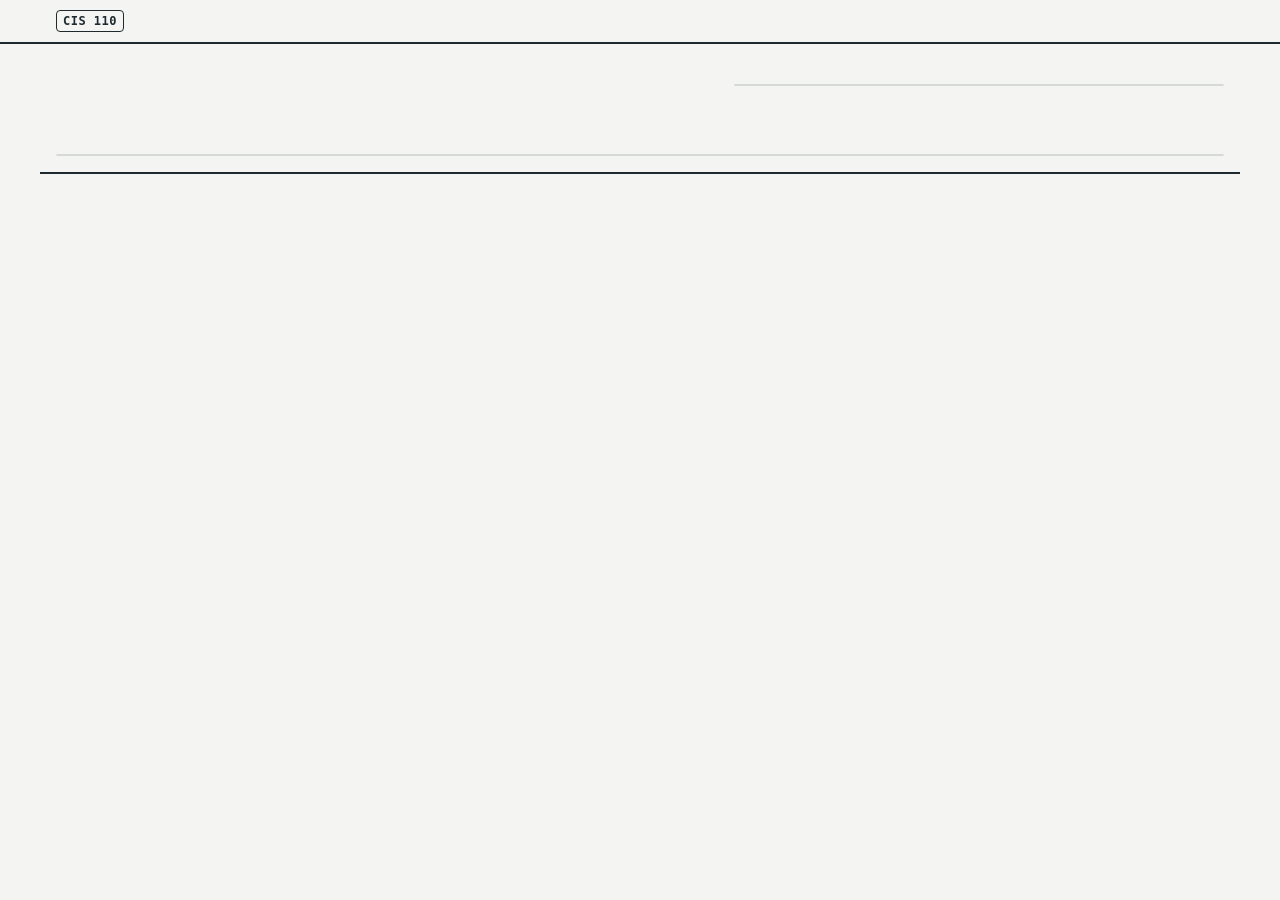
<file: index.html>
<!doctype html>
<html lang="en">
<head>
  <meta charset="utf-8">
  <meta name="viewport" content="width=device-width, initial-scale=1, viewport-fit=cover">
  <!-- Reference default. connect-src 'self' keeps fetches on this origin;
       'wasm-unsafe-eval' lets the page compile its own WebAssembly module;
       form-action 'none' blocks form posts. A meta policy cannot stop data
       leaving by navigation, so the browser check still watches requests. -->
  <meta http-equiv="Content-Security-Policy" content="default-src 'self'; script-src 'self' 'wasm-unsafe-eval'; connect-src 'self'; style-src 'self'; img-src 'self' data:; object-src 'none'; base-uri 'none'; form-action 'none'">
  <meta name="description" content="CIS 110 Collaborative Game Design Project: what to submit, when it's due, how to set up your shared Microsoft 365 folder, and how the project is graded.">
  <title>Collaborative Game Design Project · CIS 110</title>
  <link rel="stylesheet" href="style.css?v=bef8b071fe4f">
</head>
<body data-ready="false">
  <a class="skip" href="#main">Skip to content</a>
  <header class="top">
    <div class="wrap top-row">
      <p class="brand"><span class="chip">CIS 110</span> <span id="course"></span></p>
      <nav id="nav" aria-label="Sections"></nav>
    </div>
  </header>
  <main id="main" class="wrap">
    <section class="hero" aria-labelledby="title">
      <div class="hero-text">
        <p class="eyebrow" id="eyebrow"></p>
        <h1 id="title"></h1>
        <div id="intro"></div>
        <p class="note mono" id="intro-note"></p>
        <p class="editions" id="editions"></p>
        <p class="note" id="edition-note"></p>
      </div>
      <aside class="next" id="next" aria-label="Next checkpoint"></aside>
    </section>
    <section class="stats" id="stats" aria-label="The project in numbers"></section>
    <div id="sections"></div>
    <p id="message" role="status"></p>
  </main>
  <footer class="wrap" id="footer"></footer>
  <noscript><p class="wrap">This page needs JavaScript and WebAssembly. The <a href="cis110-game-project.pdf">PDF version</a> has the same information.</p></noscript>
  <script type="module" src="app.js?v=bef8b071fe4f"></script>
</body>
</html>
</file>
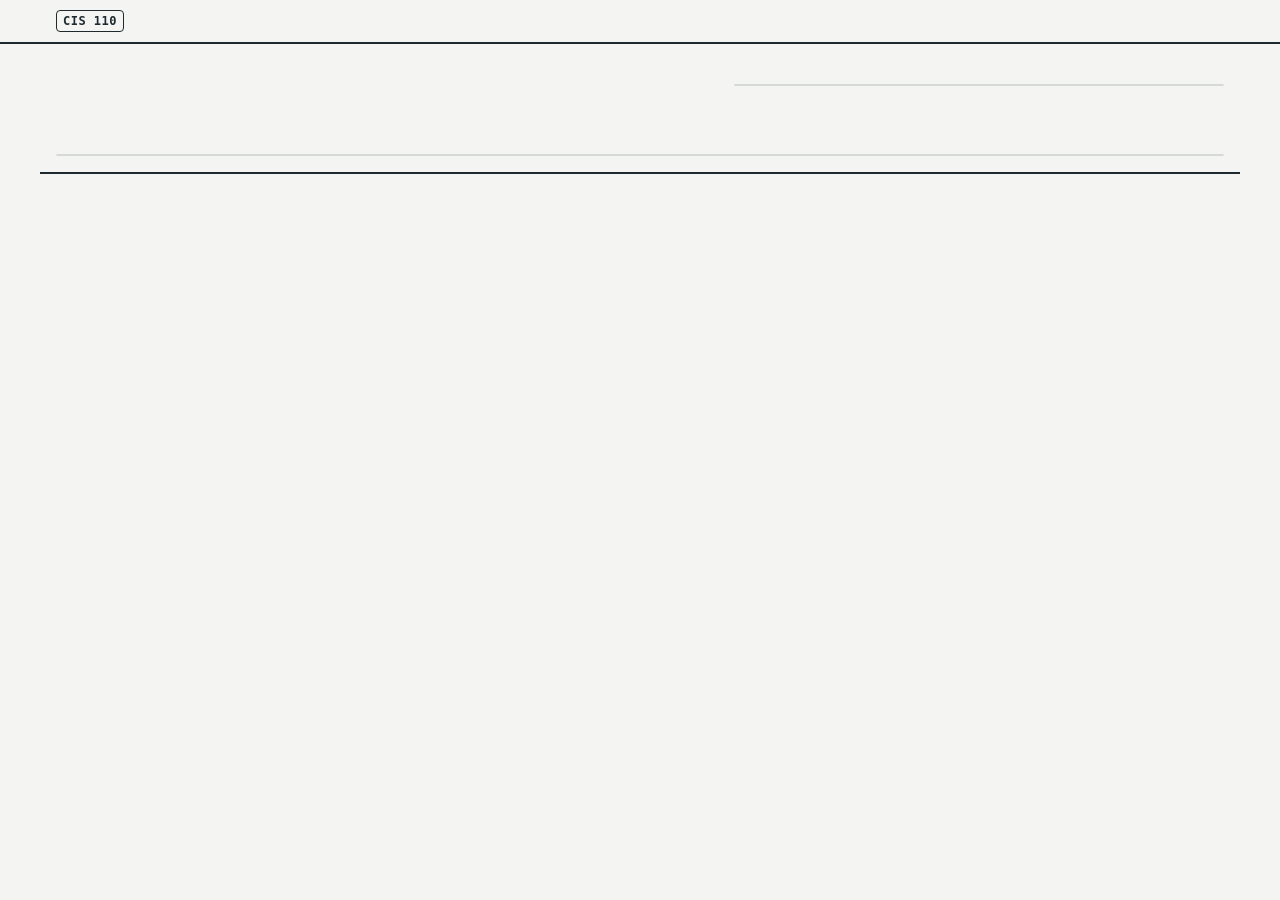
<file: changes/index.html>
<!doctype html>
<html lang="en">
<!-- The changes sheet guide (T18), game version: the same page script and core as the
     assignment page. build.sh lays data/changes/overlay.json over data/strings.json
     into changes/data/strings.json, beside the shared schedule, clock and glossary. -->
<head>
  <meta charset="utf-8">
  <meta name="viewport" content="width=device-width, initial-scale=1, viewport-fit=cover">
  <!-- Reference default. connect-src 'self' keeps fetches on this origin;
       'wasm-unsafe-eval' lets the page compile its own WebAssembly module;
       form-action 'none' blocks form posts. A meta policy cannot stop data
       leaving by navigation, so the browser check still watches requests. -->
  <meta http-equiv="Content-Security-Policy" content="default-src 'self'; script-src 'self' 'wasm-unsafe-eval'; connect-src 'self'; style-src 'self'; img-src 'self' data:; object-src 'none'; base-uri 'none'; form-action 'none'">
  <meta name="description" content="CIS 110 game design project, changes sheet guide: what goes in the Changes sheet, when to add rows, and example rows.">
  <title>Changes sheet guide · Game version · CIS 110</title>
  <link rel="stylesheet" href="../style.css?v=bef8b071fe4f">
</head>
<body data-ready="false">
  <a class="skip" href="#main">Skip to content</a>
  <header class="top">
    <div class="wrap top-row">
      <p class="brand"><span class="chip">CIS 110</span> <span id="course"></span></p>
      <nav id="nav" aria-label="Sections"></nav>
    </div>
  </header>
  <main id="main" class="wrap">
    <section class="hero" aria-labelledby="title">
      <div class="hero-text">
        <p class="eyebrow" id="eyebrow"></p>
        <h1 id="title"></h1>
        <div id="intro"></div>
        <p class="note mono" id="intro-note"></p>
        <p class="editions" id="editions"></p>
        <p class="note" id="edition-note"></p>
      </div>
      <aside class="next" id="next" aria-label="Next checkpoint"></aside>
    </section>
    <section class="stats" id="stats" aria-label="The project in numbers"></section>
    <div id="sections"></div>
    <p id="message" role="status"></p>
  </main>
  <footer class="wrap" id="footer"></footer>
  <noscript><p class="wrap">This page needs JavaScript and WebAssembly. The <a href="../cis110-game-project.pdf">PDF of the assignment page</a> has the roles and checkpoints.</p></noscript>
  <script type="module" src="../app.js?v=bef8b071fe4f"></script>
</body>
</html>
</file>
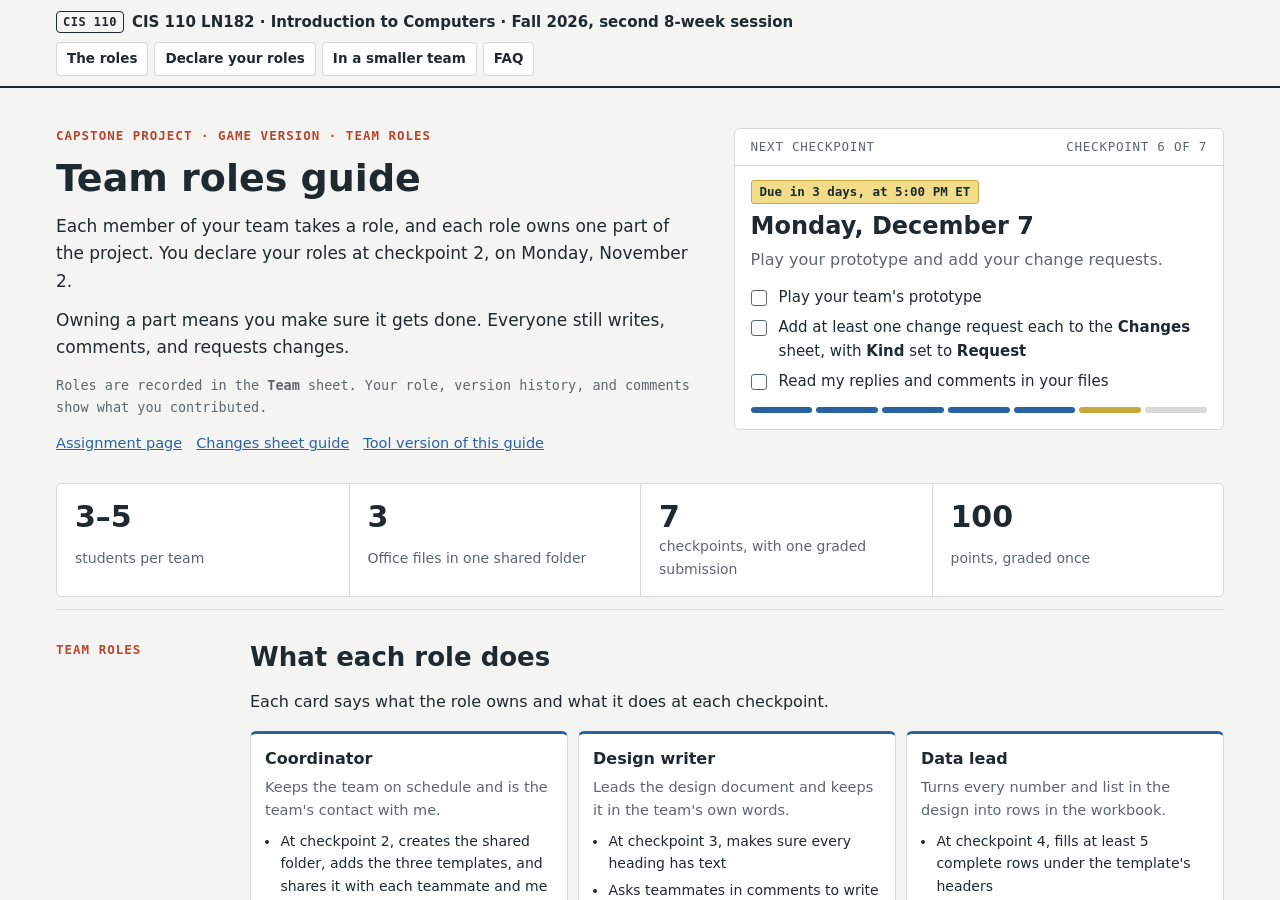
<file: roles/index.html>
<!doctype html>
<html lang="en">
<!-- The team roles guide (T18), game version: the same page script and core as the
     assignment page. build.sh lays data/roles/overlay.json over data/strings.json
     into roles/data/strings.json, beside the shared schedule, clock and glossary. -->
<head>
  <meta charset="utf-8">
  <meta name="viewport" content="width=device-width, initial-scale=1, viewport-fit=cover">
  <!-- Reference default. connect-src 'self' keeps fetches on this origin;
       'wasm-unsafe-eval' lets the page compile its own WebAssembly module;
       form-action 'none' blocks form posts. A meta policy cannot stop data
       leaving by navigation, so the browser check still watches requests. -->
  <meta http-equiv="Content-Security-Policy" content="default-src 'self'; script-src 'self' 'wasm-unsafe-eval'; connect-src 'self'; style-src 'self'; img-src 'self' data:; object-src 'none'; base-uri 'none'; form-action 'none'">
  <meta name="description" content="CIS 110 game design project, team roles guide: what each team role does at each checkpoint, and how to declare your roles at checkpoint 2.">
  <title>Team roles guide · Game version · CIS 110</title>
  <link rel="stylesheet" href="../style.css?v=bef8b071fe4f">
</head>
<body data-ready="false">
  <a class="skip" href="#main">Skip to content</a>
  <header class="top">
    <div class="wrap top-row">
      <p class="brand"><span class="chip">CIS 110</span> <span id="course"></span></p>
      <nav id="nav" aria-label="Sections"></nav>
    </div>
  </header>
  <main id="main" class="wrap">
    <section class="hero" aria-labelledby="title">
      <div class="hero-text">
        <p class="eyebrow" id="eyebrow"></p>
        <h1 id="title"></h1>
        <div id="intro"></div>
        <p class="note mono" id="intro-note"></p>
        <p class="editions" id="editions"></p>
        <p class="note" id="edition-note"></p>
      </div>
      <aside class="next" id="next" aria-label="Next checkpoint"></aside>
    </section>
    <section class="stats" id="stats" aria-label="The project in numbers"></section>
    <div id="sections"></div>
    <p id="message" role="status"></p>
  </main>
  <footer class="wrap" id="footer"></footer>
  <noscript><p class="wrap">This page needs JavaScript and WebAssembly. The <a href="../cis110-game-project.pdf">PDF of the assignment page</a> has the roles and checkpoints.</p></noscript>
  <script type="module" src="../app.js?v=bef8b071fe4f"></script>
</body>
</html>
</file>
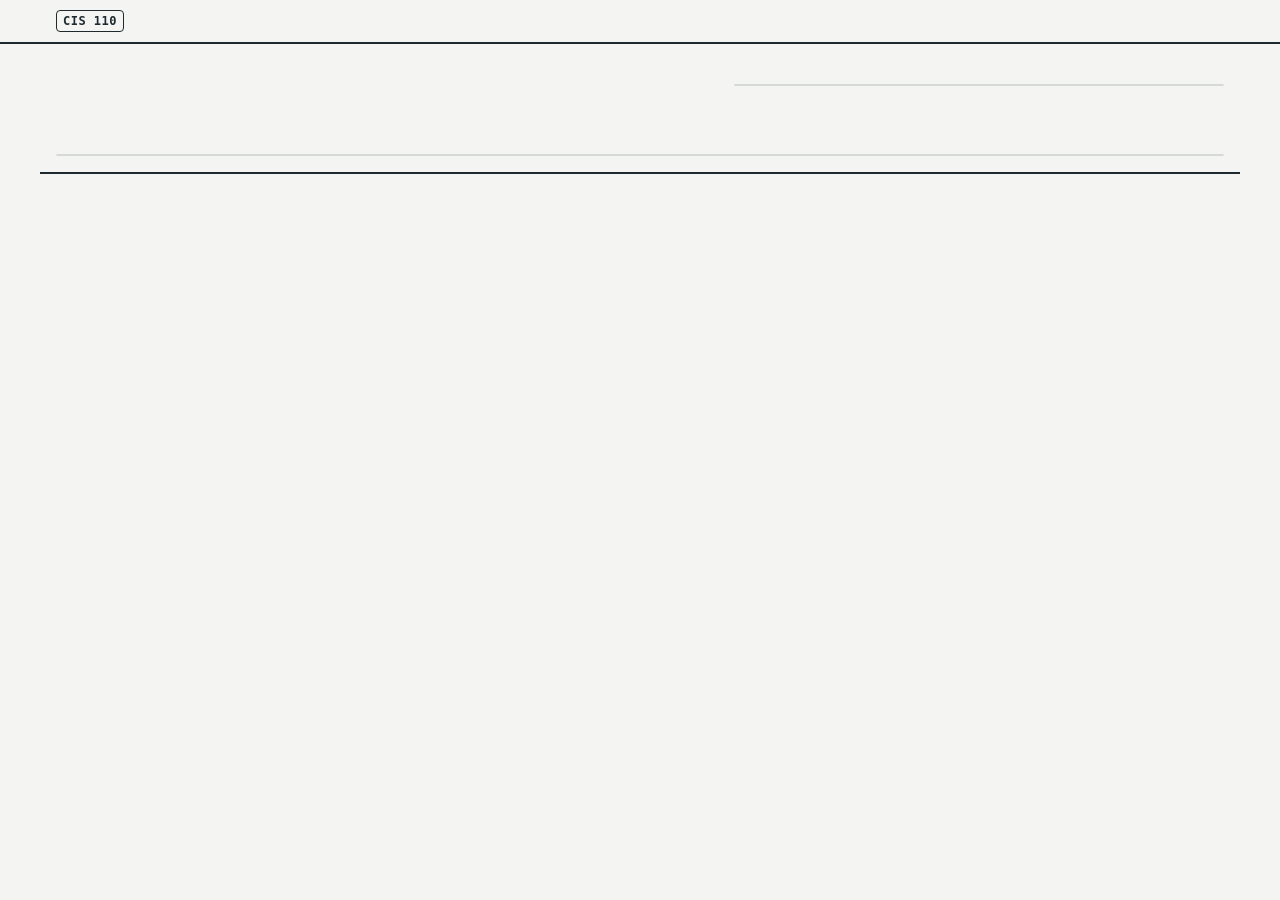
<file: tool/index.html>
<!doctype html>
<html lang="en">
<!-- The tool version (T14): the same page script and core as ../index.html,
     with the words in data/tool/strings.json. build.sh puts that file and
     the shared schedule, clock and glossary in tool/data/. -->
<head>
  <meta charset="utf-8">
  <meta name="viewport" content="width=device-width, initial-scale=1, viewport-fit=cover">
  <!-- Reference default. connect-src 'self' keeps fetches on this origin;
       'wasm-unsafe-eval' lets the page compile its own WebAssembly module;
       form-action 'none' blocks form posts. A meta policy cannot stop data
       leaving by navigation, so the browser check still watches requests. -->
  <meta http-equiv="Content-Security-Policy" content="default-src 'self'; script-src 'self' 'wasm-unsafe-eval'; connect-src 'self'; style-src 'self'; img-src 'self' data:; object-src 'none'; base-uri 'none'; form-action 'none'">
  <meta name="description" content="CIS 110 Collaborative Tool Design Project, the tool version of the capstone: what to submit, when it's due, how to set up your shared Microsoft 365 folder, and how the project is graded.">
  <title>Collaborative Tool Design Project · CIS 110</title>
  <link rel="stylesheet" href="../style.css?v=bef8b071fe4f">
</head>
<body data-ready="false">
  <a class="skip" href="#main">Skip to content</a>
  <header class="top">
    <div class="wrap top-row">
      <p class="brand"><span class="chip">CIS 110</span> <span id="course"></span></p>
      <nav id="nav" aria-label="Sections"></nav>
    </div>
  </header>
  <main id="main" class="wrap">
    <section class="hero" aria-labelledby="title">
      <div class="hero-text">
        <p class="eyebrow" id="eyebrow"></p>
        <h1 id="title"></h1>
        <div id="intro"></div>
        <p class="note mono" id="intro-note"></p>
        <p class="editions" id="editions"></p>
        <p class="note" id="edition-note"></p>
      </div>
      <aside class="next" id="next" aria-label="Next checkpoint"></aside>
    </section>
    <section class="stats" id="stats" aria-label="The project in numbers"></section>
    <div id="sections"></div>
    <p id="message" role="status"></p>
  </main>
  <footer class="wrap" id="footer"></footer>
  <noscript><p class="wrap">This page needs JavaScript and WebAssembly. The <a href="cis110-tool-project.pdf">PDF version</a> has the same information.</p></noscript>
  <script type="module" src="../app.js?v=bef8b071fe4f"></script>
</body>
</html>
</file>
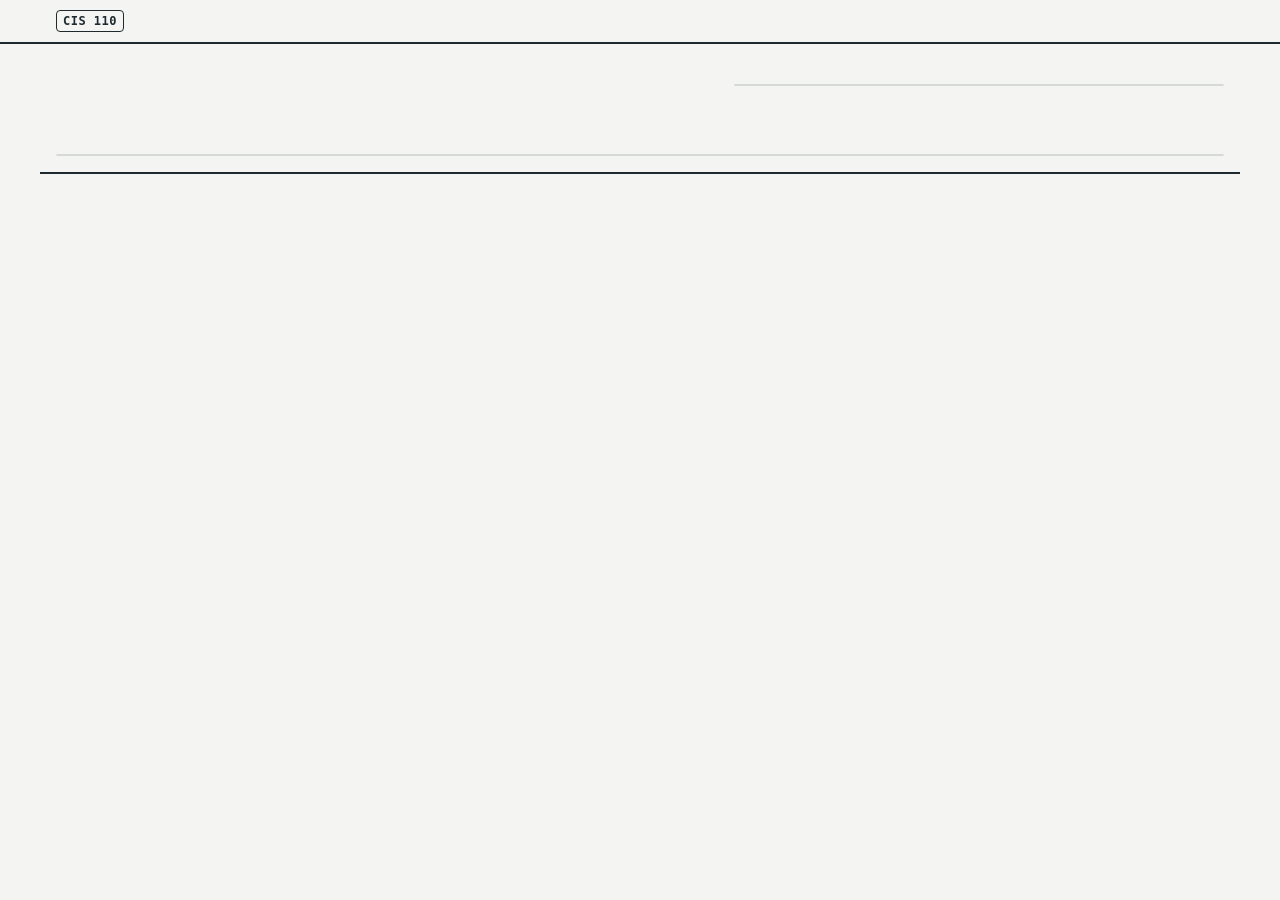
<file: tool/changes/index.html>
<!doctype html>
<html lang="en">
<!-- The changes sheet guide (T18), tool version: the same page script and core as the
     assignment page. build.sh lays data/tool/changes/overlay.json over data/tool/strings.json
     into tool/changes/data/strings.json, beside the shared schedule, clock and glossary. -->
<head>
  <meta charset="utf-8">
  <meta name="viewport" content="width=device-width, initial-scale=1, viewport-fit=cover">
  <!-- Reference default. connect-src 'self' keeps fetches on this origin;
       'wasm-unsafe-eval' lets the page compile its own WebAssembly module;
       form-action 'none' blocks form posts. A meta policy cannot stop data
       leaving by navigation, so the browser check still watches requests. -->
  <meta http-equiv="Content-Security-Policy" content="default-src 'self'; script-src 'self' 'wasm-unsafe-eval'; connect-src 'self'; style-src 'self'; img-src 'self' data:; object-src 'none'; base-uri 'none'; form-action 'none'">
  <meta name="description" content="CIS 110 tool design project, changes sheet guide: what goes in the Changes sheet, when to add rows, and example rows.">
  <title>Changes sheet guide · Tool version · CIS 110</title>
  <link rel="stylesheet" href="../../style.css?v=bef8b071fe4f">
</head>
<body data-ready="false">
  <a class="skip" href="#main">Skip to content</a>
  <header class="top">
    <div class="wrap top-row">
      <p class="brand"><span class="chip">CIS 110</span> <span id="course"></span></p>
      <nav id="nav" aria-label="Sections"></nav>
    </div>
  </header>
  <main id="main" class="wrap">
    <section class="hero" aria-labelledby="title">
      <div class="hero-text">
        <p class="eyebrow" id="eyebrow"></p>
        <h1 id="title"></h1>
        <div id="intro"></div>
        <p class="note mono" id="intro-note"></p>
        <p class="editions" id="editions"></p>
        <p class="note" id="edition-note"></p>
      </div>
      <aside class="next" id="next" aria-label="Next checkpoint"></aside>
    </section>
    <section class="stats" id="stats" aria-label="The project in numbers"></section>
    <div id="sections"></div>
    <p id="message" role="status"></p>
  </main>
  <footer class="wrap" id="footer"></footer>
  <noscript><p class="wrap">This page needs JavaScript and WebAssembly. The <a href="../../cis110-tool-project.pdf">PDF of the assignment page</a> has the roles and checkpoints.</p></noscript>
  <script type="module" src="../../app.js?v=bef8b071fe4f"></script>
</body>
</html>
</file>
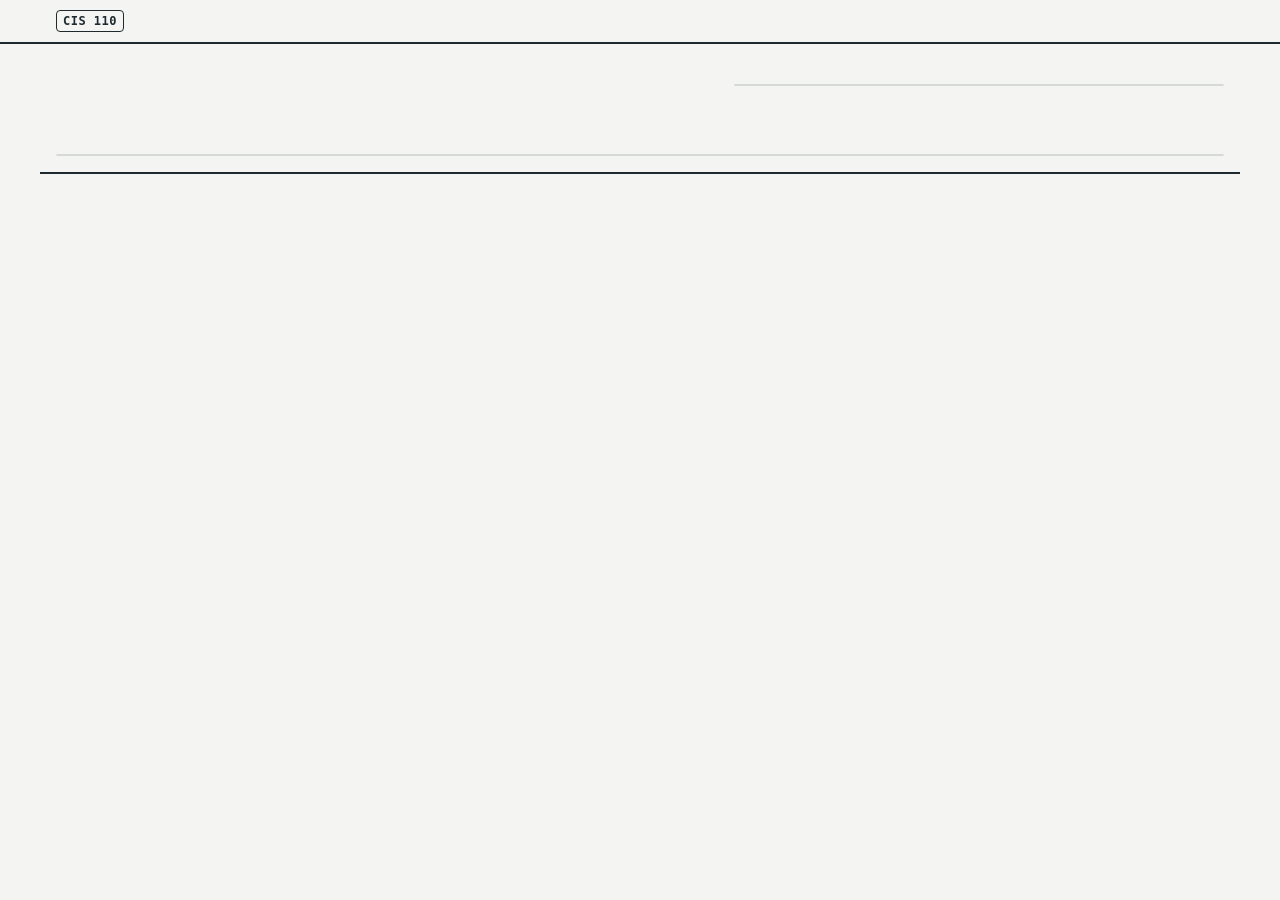
<file: tool/roles/index.html>
<!doctype html>
<html lang="en">
<!-- The team roles guide (T18), tool version: the same page script and core as the
     assignment page. build.sh lays data/tool/roles/overlay.json over data/tool/strings.json
     into tool/roles/data/strings.json, beside the shared schedule, clock and glossary. -->
<head>
  <meta charset="utf-8">
  <meta name="viewport" content="width=device-width, initial-scale=1, viewport-fit=cover">
  <!-- Reference default. connect-src 'self' keeps fetches on this origin;
       'wasm-unsafe-eval' lets the page compile its own WebAssembly module;
       form-action 'none' blocks form posts. A meta policy cannot stop data
       leaving by navigation, so the browser check still watches requests. -->
  <meta http-equiv="Content-Security-Policy" content="default-src 'self'; script-src 'self' 'wasm-unsafe-eval'; connect-src 'self'; style-src 'self'; img-src 'self' data:; object-src 'none'; base-uri 'none'; form-action 'none'">
  <meta name="description" content="CIS 110 tool design project, team roles guide: what each team role does at each checkpoint, and how to declare your roles at checkpoint 2.">
  <title>Team roles guide · Tool version · CIS 110</title>
  <link rel="stylesheet" href="../../style.css?v=bef8b071fe4f">
</head>
<body data-ready="false">
  <a class="skip" href="#main">Skip to content</a>
  <header class="top">
    <div class="wrap top-row">
      <p class="brand"><span class="chip">CIS 110</span> <span id="course"></span></p>
      <nav id="nav" aria-label="Sections"></nav>
    </div>
  </header>
  <main id="main" class="wrap">
    <section class="hero" aria-labelledby="title">
      <div class="hero-text">
        <p class="eyebrow" id="eyebrow"></p>
        <h1 id="title"></h1>
        <div id="intro"></div>
        <p class="note mono" id="intro-note"></p>
        <p class="editions" id="editions"></p>
        <p class="note" id="edition-note"></p>
      </div>
      <aside class="next" id="next" aria-label="Next checkpoint"></aside>
    </section>
    <section class="stats" id="stats" aria-label="The project in numbers"></section>
    <div id="sections"></div>
    <p id="message" role="status"></p>
  </main>
  <footer class="wrap" id="footer"></footer>
  <noscript><p class="wrap">This page needs JavaScript and WebAssembly. The <a href="../../cis110-tool-project.pdf">PDF of the assignment page</a> has the roles and checkpoints.</p></noscript>
  <script type="module" src="../../app.js?v=bef8b071fe4f"></script>
</body>
</html>
</file>
<file: style.css>
/* Layout: the design journals' plain page (system fonts, a dated rail on the
   left of each section, bordered panels, mono stamps) with MerryQuery's
   touches (eyebrow labels, a stat strip, file cards, one tinted band). No web
   fonts: the page loads nothing from another origin (GL-6). */
:root {
  --bg: #f4f5f2; --panel: #ffffff; --fg: #1e2a2f; --muted: #5c676c; --line: #d5dad3;
  --accent: #2b62a0; --accent-soft: #e6edf6; --mark: #b8452f; --you: #f1dc8a; --you-line: #c9a93a;
  --band: #eceee8; --word: #2b579a; --excel: #217346; --ppt: #b7472a; --on-color: #ffffff;
  --body: system-ui, -apple-system, "Segoe UI", Roboto, sans-serif;
  --mono: ui-monospace, "SFMono-Regular", Menlo, Consolas, monospace;
}
@media (prefers-color-scheme: dark) {
  :root:not([data-theme="light"]) {
    --bg: #12171a; --panel: #1a2125; --fg: #e3e9e6; --muted: #9ba7ac; --line: #2c373c;
    --accent: #86b2e4; --accent-soft: #1d2a38; --mark: #ec8b74; --you: #5c4f1c; --you-line: #c9ae4c;
    --band: #161d20; --word: #6f9ae0; --excel: #4fb07e; --ppt: #e07d61; --on-color: #0d1214;
    color-scheme: dark;
  }
}
:root[data-theme="dark"] {
  --bg: #12171a; --panel: #1a2125; --fg: #e3e9e6; --muted: #9ba7ac; --line: #2c373c;
  --accent: #86b2e4; --accent-soft: #1d2a38; --mark: #ec8b74; --you: #5c4f1c; --you-line: #c9ae4c;
  --band: #161d20; --word: #6f9ae0; --excel: #4fb07e; --ppt: #e07d61; --on-color: #0d1214;
  color-scheme: dark;
}
* { box-sizing: border-box; }
[hidden] { display: none !important; }
html { scroll-padding-top: 76px; }
body { margin: 0; background: var(--bg); color: var(--fg); font: 16px/1.6 var(--body); }
a { color: var(--accent); }
a:focus-visible, button:focus-visible, summary:focus-visible { outline: 3px solid var(--accent); outline-offset: 2px; }
code, .mono { font-family: var(--mono); }
code { font-size: .9em; overflow-wrap: anywhere; background: var(--band); padding: 1px 4px; border-radius: 3px; }
.wrap { max-width: 1200px; margin: 0 auto; padding-left: max(16px, env(safe-area-inset-left, 0px)); padding-right: max(16px, env(safe-area-inset-right, 0px)); }
.skip { position: absolute; left: -999em; }
.skip:focus { left: 16px; top: 16px; z-index: 20; background: var(--panel); padding: 8px 12px; }

/* Top bar: course chip and the section chips, as in the journals. */
.top { position: sticky; top: env(safe-area-inset-top, 0px); z-index: 5; background: var(--bg); border-bottom: 2px solid var(--fg); }
.top-row { display: flex; flex-wrap: wrap; gap: 8px 20px; align-items: center; justify-content: space-between; padding-block: 10px; }
.brand { margin: 0; font-weight: 600; font-size: 15px; display: flex; gap: 8px; align-items: center; }
.chip { font: 600 12px/1 var(--mono); letter-spacing: .04em; border: 1px solid var(--fg); border-radius: 4px; padding: 4px 6px; }
nav { display: flex; flex-wrap: wrap; gap: 6px; }
nav a { font-weight: 600; font-size: 13.5px; color: var(--fg); text-decoration: none; padding: 5px 10px; border: 1px solid var(--line); background: var(--panel); border-radius: 4px; }
nav a:hover { border-color: var(--accent); color: var(--accent); }

/* Hero */
.hero { display: grid; grid-template-columns: minmax(0, 1.3fr) minmax(0, 1fr); gap: 40px; align-items: start; padding-block: 40px 28px; }
.hero-text { display: grid; gap: 14px; min-width: 0; }
.eyebrow { margin: 0; font: 600 12.5px/1.2 var(--mono); letter-spacing: .08em; text-transform: uppercase; color: var(--mark); }
h1 { margin: 0; font-size: clamp(28px, 4vw, 38px); line-height: 1.12; text-wrap: balance; }
#intro { display: grid; gap: 12px; }
#intro p { margin: 0; font-size: 17px; max-width: 66ch; }
.note { margin: 0; font-size: 13.5px; color: var(--muted); }

.next { background: var(--panel); border: 1px solid var(--line); border-radius: 6px; overflow: hidden; }
.next-head { display: flex; justify-content: space-between; gap: 12px; padding: 10px 16px; border-bottom: 1px solid var(--line); font: 500 12.5px/1.3 var(--mono); color: var(--muted); text-transform: uppercase; letter-spacing: .06em; }
.next-body { padding: 14px 16px 6px; display: grid; gap: 6px; }
.next-when { justify-self: start; font: 600 12.5px/1 var(--mono); background: var(--you); border: 1px solid var(--you-line); padding: 5px 8px; border-radius: 3px; }
.next h2 { margin: 2px 0 0; font-size: 24px; line-height: 1.2; }
.next-what { margin: 0; color: var(--muted); }
.next ul { list-style: none; margin: 0; padding: 6px 16px 14px; display: grid; gap: 6px; }
.next li { display: grid; grid-template-columns: 22px minmax(0, 1fr); gap: 6px; font-size: 15px; }
.next li::before { content: ""; width: 14px; height: 14px; border: 1.5px solid var(--muted); border-radius: 3px; margin-top: 5px; }
.rail { display: flex; gap: 4px; padding: 0 16px 16px; }
.rail span { flex: 1 1 0; height: 6px; border-radius: 3px; background: var(--line); }
.rail span[data-status="done"] { background: var(--accent); }
.rail span[data-status="next"] { background: var(--you-line); }

/* Stat strip */
.stats { display: grid; grid-template-columns: repeat(4, minmax(0, 1fr)); background: var(--panel); border: 1px solid var(--line); border-radius: 6px; margin-bottom: 12px; }
.stat { padding: 16px 18px; display: grid; gap: 2px; border-left: 1px solid var(--line); }
.stat:first-child { border-left: 0; }
.stat b { font-size: 30px; line-height: 1.1; font-variant-numeric: tabular-nums; }
.stat span { color: var(--muted); font-size: 14px; }

/* Sections: a rail with the eyebrow, then the body, as journal entries */
.sec { display: grid; grid-template-columns: 170px minmax(0, 1fr); gap: 24px; border-top: 1px solid var(--line); padding-block: 32px; }
.sec.band { background: var(--band); box-shadow: 0 0 0 100vmax var(--band); clip-path: inset(0 -100vmax); }
.sec-rail { display: grid; gap: 4px; align-content: start; position: sticky; top: 84px; }
.sec-rail .eyebrow { color: var(--mark); }
.sec-body { display: grid; gap: 16px; min-width: 0; }
.sec h2 { margin: 0; font-size: 26px; line-height: 1.2; text-wrap: balance; }
.lede { margin: 0; max-width: 72ch; }
.sec-note { margin: 0; color: var(--muted); font-size: 15px; max-width: 80ch; }
.panel { background: var(--panel); border: 1px solid var(--line); border-radius: 6px; }

/* Files */
.files { display: grid; grid-template-columns: repeat(3, minmax(0, 1fr)); gap: 14px; }
.file { display: grid; grid-template-rows: auto 1fr auto; overflow: hidden; }
.file-cap { display: flex; gap: 12px; align-items: center; padding: 14px 16px; border-bottom: 1px solid var(--line); }
.glyph { width: 36px; height: 36px; border-radius: 6px; display: grid; place-items: center; color: var(--on-color); font-weight: 700; flex: none; }
.file[data-id="word"] .glyph { background: var(--word); }
.file[data-id="excel"] .glyph { background: var(--excel); }
.file[data-id="ppt"] .glyph { background: var(--ppt); }
.file h3 { margin: 0; font-size: 17px; line-height: 1.25; }
.file-cap code { background: none; padding: 0; font-size: 13px; color: var(--muted); }
.file-body { padding: 12px 16px; display: grid; gap: 8px; align-content: start; }
.file-body p { margin: 0; font-size: 15px; }
.file ul, .rules ul { margin: 0; padding-left: 18px; display: grid; gap: 2px; font-size: 15px; }
.file-foot { display: grid; grid-template-columns: 1fr 1fr; border-top: 1px solid var(--line); font-size: 13px; }
.file-foot div { padding: 10px 16px; display: grid; }
.file-foot div + div { border-left: 1px solid var(--line); }
.file-foot span { color: var(--muted); }
.file-foot b { font-family: var(--mono); font-weight: 600; }
.downloads { display: flex; flex-wrap: wrap; gap: 8px; }
.downloads a { display: grid; gap: 0; padding: 8px 12px; text-decoration: none; color: var(--fg); background: var(--panel); border: 1px solid var(--line); border-radius: 4px; }
.downloads a:hover { border-color: var(--accent); }
.downloads b { font: 600 13.5px/1.3 var(--mono); color: var(--accent); }
.downloads span { font-size: 13px; color: var(--muted); }

/* Schedule rows: the date on a mono rail, as in the journals */
.rows { display: grid; }
.row { display: grid; grid-template-columns: 110px 130px minmax(0, 1fr) auto; gap: 16px; padding: 14px 0; border-bottom: 1px solid var(--line); align-items: baseline; }
.row:first-child { border-top: 1px solid var(--line); }
.row time { font: 600 14px/1.3 var(--mono); }
.row .phase { font-weight: 600; }
.row .phase span { font-family: var(--mono); color: var(--muted); font-weight: 500; margin-right: 6px; }
.row p { margin: 0; }
.row .detail { color: var(--muted); font-size: 15px; margin-top: 2px; }
.row[data-status="break"] { color: var(--muted); }
.row[data-status="done"] .phase, .row[data-status="done"] time { color: var(--muted); }
.status { font: 600 12px/1 var(--mono); padding: 5px 8px; border-radius: 3px; border: 1px solid var(--line); color: var(--muted); white-space: nowrap; justify-self: end; }
.row[data-status="next"] .status { background: var(--you); border-color: var(--you-line); color: var(--fg); }
.row[data-graded="true"] .status { background: var(--fg); border-color: var(--fg); color: var(--bg); }
.row[data-status="next"] { background: linear-gradient(90deg, var(--accent-soft), transparent 70%); }
.callout { padding: 12px 16px; border-left: 4px solid var(--you-line); background: var(--panel); border-radius: 0 6px 6px 0; margin: 0; max-width: 85ch; }

/* Numbered cards, from the journals' ol.crit */
ol.cards { list-style: none; margin: 0; padding: 0; display: grid; grid-template-columns: repeat(4, minmax(0, 1fr)); gap: 10px; counter-reset: c; }
ol.cards li { counter-increment: c; padding: 12px 14px; display: grid; gap: 4px; align-content: start; }
ol.cards li::before { content: counter(c); font-weight: 700; font-size: 20px; line-height: 1; color: var(--accent); }
ol.cards li[data-owner="me"]::before { color: var(--mark); }
ol.cards .who { font: 600 11.5px/1 var(--mono); letter-spacing: .06em; text-transform: uppercase; color: var(--muted); }
ol.cards b { font-weight: 600; }
ol.cards p { margin: 0; font-size: 14.5px; color: var(--muted); }

/* Setup */
.setup { display: grid; grid-template-columns: minmax(0, 1.4fr) minmax(0, 1fr); gap: 28px; align-items: start; }
.tabs { display: flex; flex-wrap: wrap; gap: 6px; margin-bottom: 14px; }
.tabs button { font: 600 14px/1 var(--body); padding: 9px 14px; border-radius: 4px; border: 1px solid var(--line); background: var(--panel); color: var(--fg); cursor: pointer; }
.tabs button[aria-selected="true"] { background: var(--fg); color: var(--bg); border-color: var(--fg); }
.tab-lede { margin: 0 0 12px; padding: 10px 14px; border-left: 4px solid var(--you-line); background: var(--panel); }
ol.steps { list-style: none; margin: 0; padding: 0; display: grid; gap: 12px; counter-reset: s; }
ol.steps li { counter-increment: s; display: grid; grid-template-columns: 30px minmax(0, 1fr); gap: 10px; }
ol.steps li::before { content: counter(s); width: 26px; height: 26px; border-radius: 50%; border: 1px solid var(--fg); display: grid; place-items: center; font: 600 12.5px/1 var(--mono); }
ol.steps b.step { display: block; }
ol.steps p { margin: 0; color: var(--muted); font-size: 15px; }
.folder { overflow: hidden; font-size: 14px; }
.folder-bar { padding: 8px 14px; border-bottom: 1px solid var(--line); font: 500 12.5px/1.3 var(--mono); color: var(--muted); }
.folder-files { padding: 12px 14px; display: grid; gap: 6px; }
.folder-files div { display: flex; gap: 8px; align-items: center; }
.folder-files div + div { padding-left: 22px; }
.sq { width: 14px; height: 14px; border-radius: 3px; background: var(--you-line); flex: none; }
.sq[data-kind="word"] { background: var(--word); } .sq[data-kind="excel"] { background: var(--excel); } .sq[data-kind="ppt"] { background: var(--ppt); }
.sharing { margin: 0 14px 14px; border-top: 1px solid var(--line); padding-top: 8px; display: grid; gap: 4px; }
.sharing div { display: flex; justify-content: space-between; gap: 8px; }
.sharing span { color: var(--muted); }
.figure-label { margin: 0 0 6px; font: 600 12px/1.2 var(--mono); text-transform: uppercase; letter-spacing: .06em; color: var(--muted); }
kbd { font: 600 .92em var(--body); }

/* Roles */
.roles { display: grid; grid-template-columns: repeat(3, minmax(0, 1fr)); gap: 10px; }
.role { padding: 12px 14px; display: grid; gap: 4px; align-content: start; border-top: 3px solid var(--accent); }
.role h3 { margin: 0; font-size: 16px; }
.role p { margin: 0; color: var(--muted); font-size: 14.5px; }
.role code { justify-self: start; font-size: 12.5px; }
.role ul { margin: 4px 0; padding-left: 1.1em; display: grid; gap: 4px; font-size: 14px; }

/* Rubric */
.rubric { display: grid; gap: 10px; max-width: 760px; padding: 14px 16px; }
.rb { display: grid; grid-template-columns: minmax(0, 1fr) 48px; gap: 4px 12px; align-items: center; }
.rb progress { grid-column: 1; width: 100%; height: 8px; appearance: none; border: 0; border-radius: 4px; background: var(--line); overflow: hidden; }
.rb progress::-webkit-progress-bar { background: var(--line); }
.rb progress::-webkit-progress-value { background: var(--accent); }
.rb progress::-moz-progress-bar { background: var(--accent); }
.rb b { grid-column: 2; grid-row: 1 / span 2; text-align: right; font: 600 18px/1 var(--mono); }
.rb.total { border-top: 1px solid var(--line); padding-top: 8px; font-weight: 600; }

/* Rules and gallery */
.after { display: grid; grid-template-columns: minmax(0, 1fr) minmax(0, 1fr); gap: 24px; align-items: start; }
dl.rules { margin: 0; display: grid; gap: 10px; }
dl.rules div { padding: 10px 14px; }
dl.rules dt { font-weight: 600; }
dl.rules dd { margin: 2px 0 0; color: var(--muted); font-size: 15px; }
.gallery { display: grid; grid-template-columns: repeat(2, minmax(0, 1fr)); gap: 10px; }
.game { display: grid; text-decoration: none; color: var(--fg); overflow: hidden; }
.game img { width: 100%; aspect-ratio: 16 / 9; object-fit: cover; display: block; background: var(--line); }
.game span { padding: 8px 12px; font-size: 14px; display: grid; }
.game span small { color: var(--muted); }
.game:hover b { color: var(--accent); }

/* FAQ */
.faq { display: grid; grid-template-columns: repeat(2, minmax(0, 1fr)); gap: 0 32px; }
details { border-bottom: 1px solid var(--line); padding: 12px 0; }
summary { cursor: pointer; font-weight: 600; }
details p { margin: 8px 0 0; color: var(--muted); font-size: 15px; }

footer { border-top: 2px solid var(--fg); padding-block: 18px 40px; display: grid; gap: 4px; font-size: 14px; color: var(--muted); }
footer p { margin: 0; }
#message:not(:empty) { color: var(--mark); font-weight: 600; }
[data-term] { text-decoration: underline dotted; cursor: help; }

@media (max-width: 980px) {
  .hero, .setup, .after { grid-template-columns: minmax(0, 1fr); }
  .files { grid-template-columns: minmax(0, 1fr); }
  ol.cards { grid-template-columns: repeat(2, minmax(0, 1fr)); }
  .roles { grid-template-columns: repeat(2, minmax(0, 1fr)); }
  .faq { grid-template-columns: minmax(0, 1fr); }
  .sec { grid-template-columns: minmax(0, 1fr); gap: 8px; }
  .sec-rail { position: static; }
  nav { display: none; }
  .hero-text { display: contents; }
  .hero { gap: 14px; }
  .hero .eyebrow { order: 1; } .hero h1 { order: 2; } .next { order: 3; } #intro { order: 4; } .hero .note { order: 5; }
}
@media (max-width: 640px) {
  #course { display: none; }
  .top { position: static; }
  .stats { grid-template-columns: repeat(2, minmax(0, 1fr)); }
  .stat:nth-child(3) { border-left: 0; }
  .stat:nth-child(n+3) { border-top: 1px solid var(--line); }
  .row { grid-template-columns: minmax(0, 1fr) auto; gap: 4px 12px; }
  .row time { grid-column: 1; }
  .row .phase { grid-column: 1; }
  .row > div { grid-column: 1 / -1; }
  .row .status { grid-column: 2; grid-row: 1; }
  ol.cards, .roles, .gallery { grid-template-columns: minmax(0, 1fr); }
  .sec { padding-block: 24px; }
}
/* Editions: links to the printable files on the web page; the print edition
   (?edition=print, the source of the PDF and the single-file HTML) shows every
   setup tab under its own heading instead of tab buttons. */
.editions { margin: 0; display: flex; flex-wrap: wrap; gap: 6px 14px; font-size: 14.5px; }
.editions:empty, #edition-note:empty { display: none; }
.panels { display: grid; gap: 18px; }
.tab-heading { margin: 0 0 10px; font-size: 18px; }
body[data-edition="print"] .tabs { display: none; }
body[data-edition="print"] .hero { grid-template-columns: minmax(0, 1fr); }

@media print {
  :root:not(#print) {
    --bg: #ffffff; --panel: #ffffff; --fg: #1e2a2f; --muted: #4d575c; --line: #c9cfc7;
    --accent: #2b62a0; --accent-soft: #e6edf6; --mark: #b8452f; --you: #f1dc8a; --you-line: #c9a93a;
    --band: #f1f2ee; --word: #2b579a; --excel: #217346; --ppt: #b7472a; --on-color: #ffffff;
    color-scheme: light;
  }
  body { font-size: 11pt; print-color-adjust: exact; -webkit-print-color-adjust: exact; }
  .top, .sec-rail { position: static; }
  .skip, .tabs, .editions { display: none; }
  .sec h2, .tab-heading, .figure-label { break-after: avoid; }
  .panel, .row, ol.steps li, details, .game, .callout, .stat, dl.rules div { break-inside: avoid; }
  .sec.band { box-shadow: none; clip-path: none; }
  /* Chromium lays out a grid that breaks across pages badly (rows overlap), so
     the containers that span pages become blocks spaced with margins. */
  .hero, .hero-text, .sec, .sec-body, .files, .rows, .setup, .panels, .after, .faq, dl.rules, #intro { display: block; }
  .sec { padding: 18px 0; }
  .sec-rail .eyebrow { margin-bottom: 4px; }
  .sec-rail, .sec-rail .eyebrow { break-after: avoid; page-break-after: avoid; }
  #intro > p + p { margin-top: 10px; }
  .hero-text > * + *, .sec-body > * + *, .files > * + *, .panels > * + *,
  .setup > * + *, .after > * + *, dl.rules > * + * { margin-top: 12px; }
  .hero { padding-block: 12px; }
  .stats { margin-top: 16px; }
}
@media (prefers-reduced-motion: reduce) { * { transition: none !important; scroll-behavior: auto !important; } }
</file>
